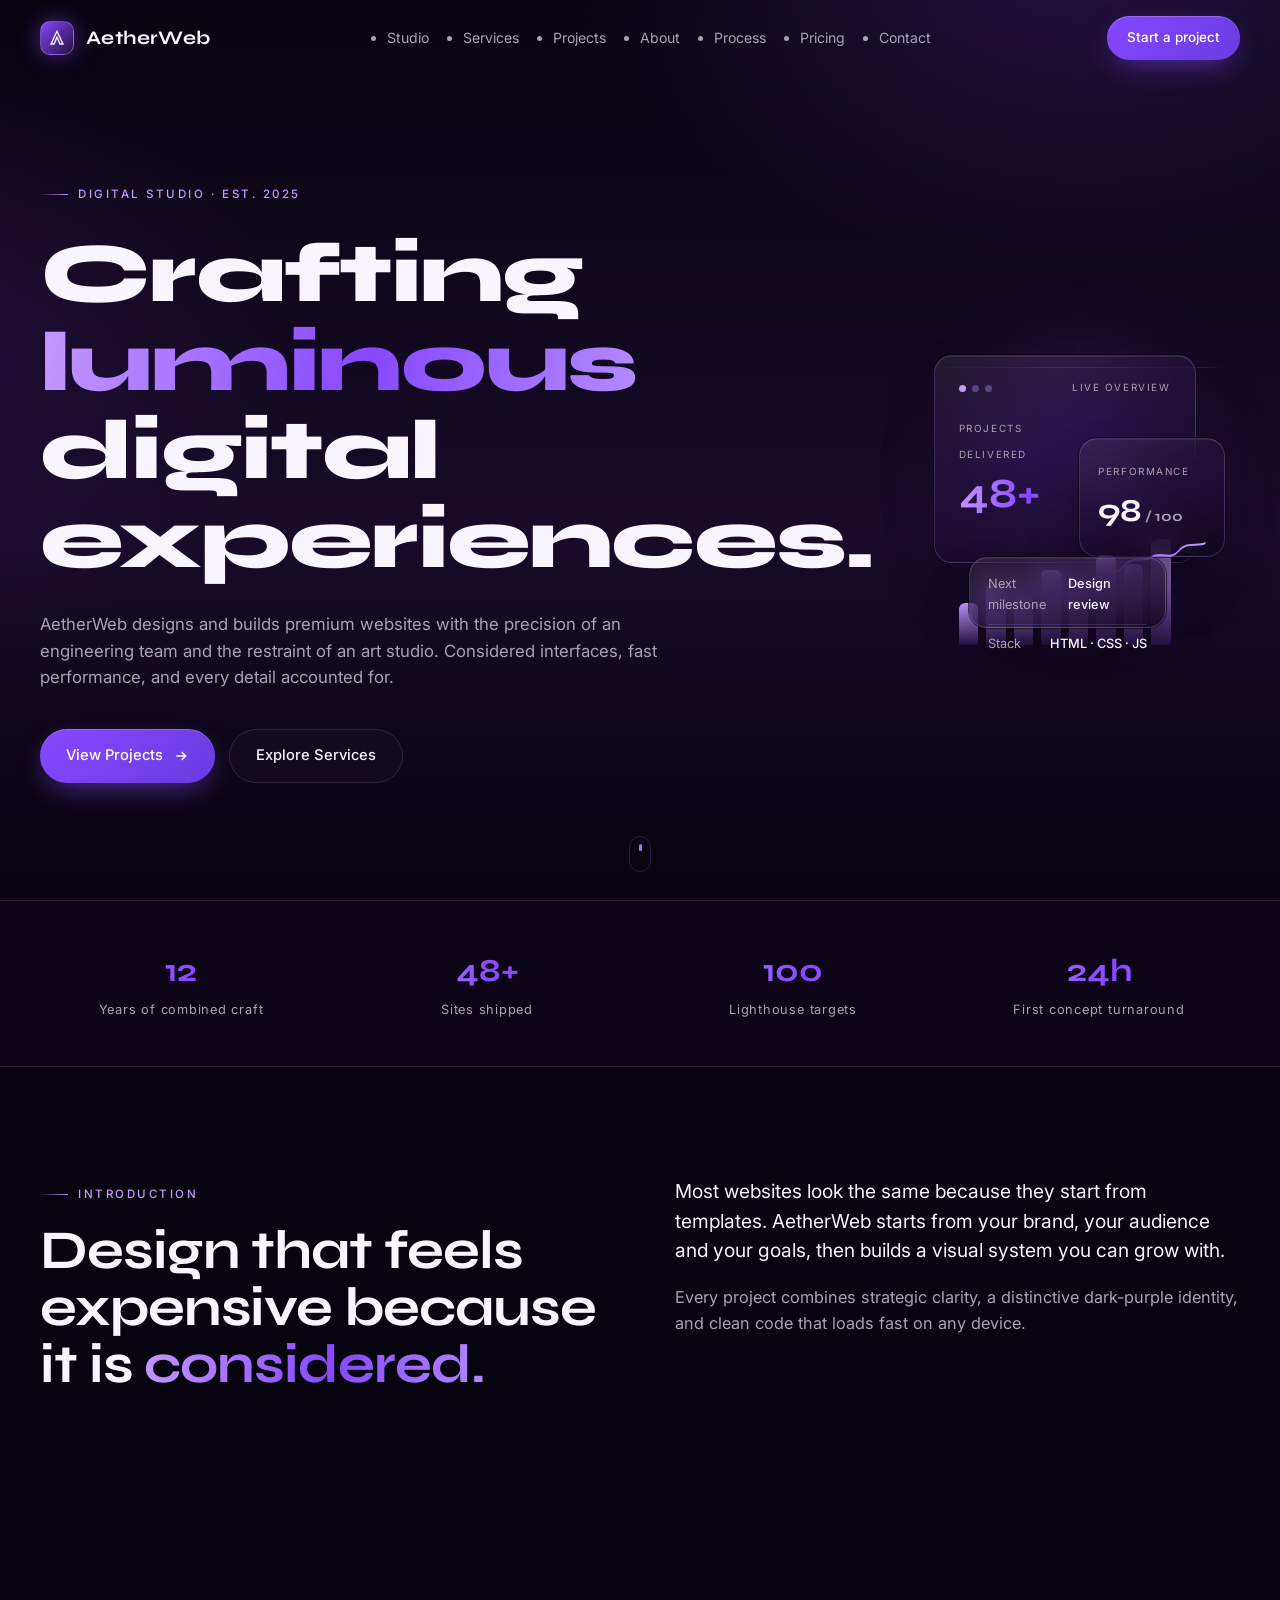
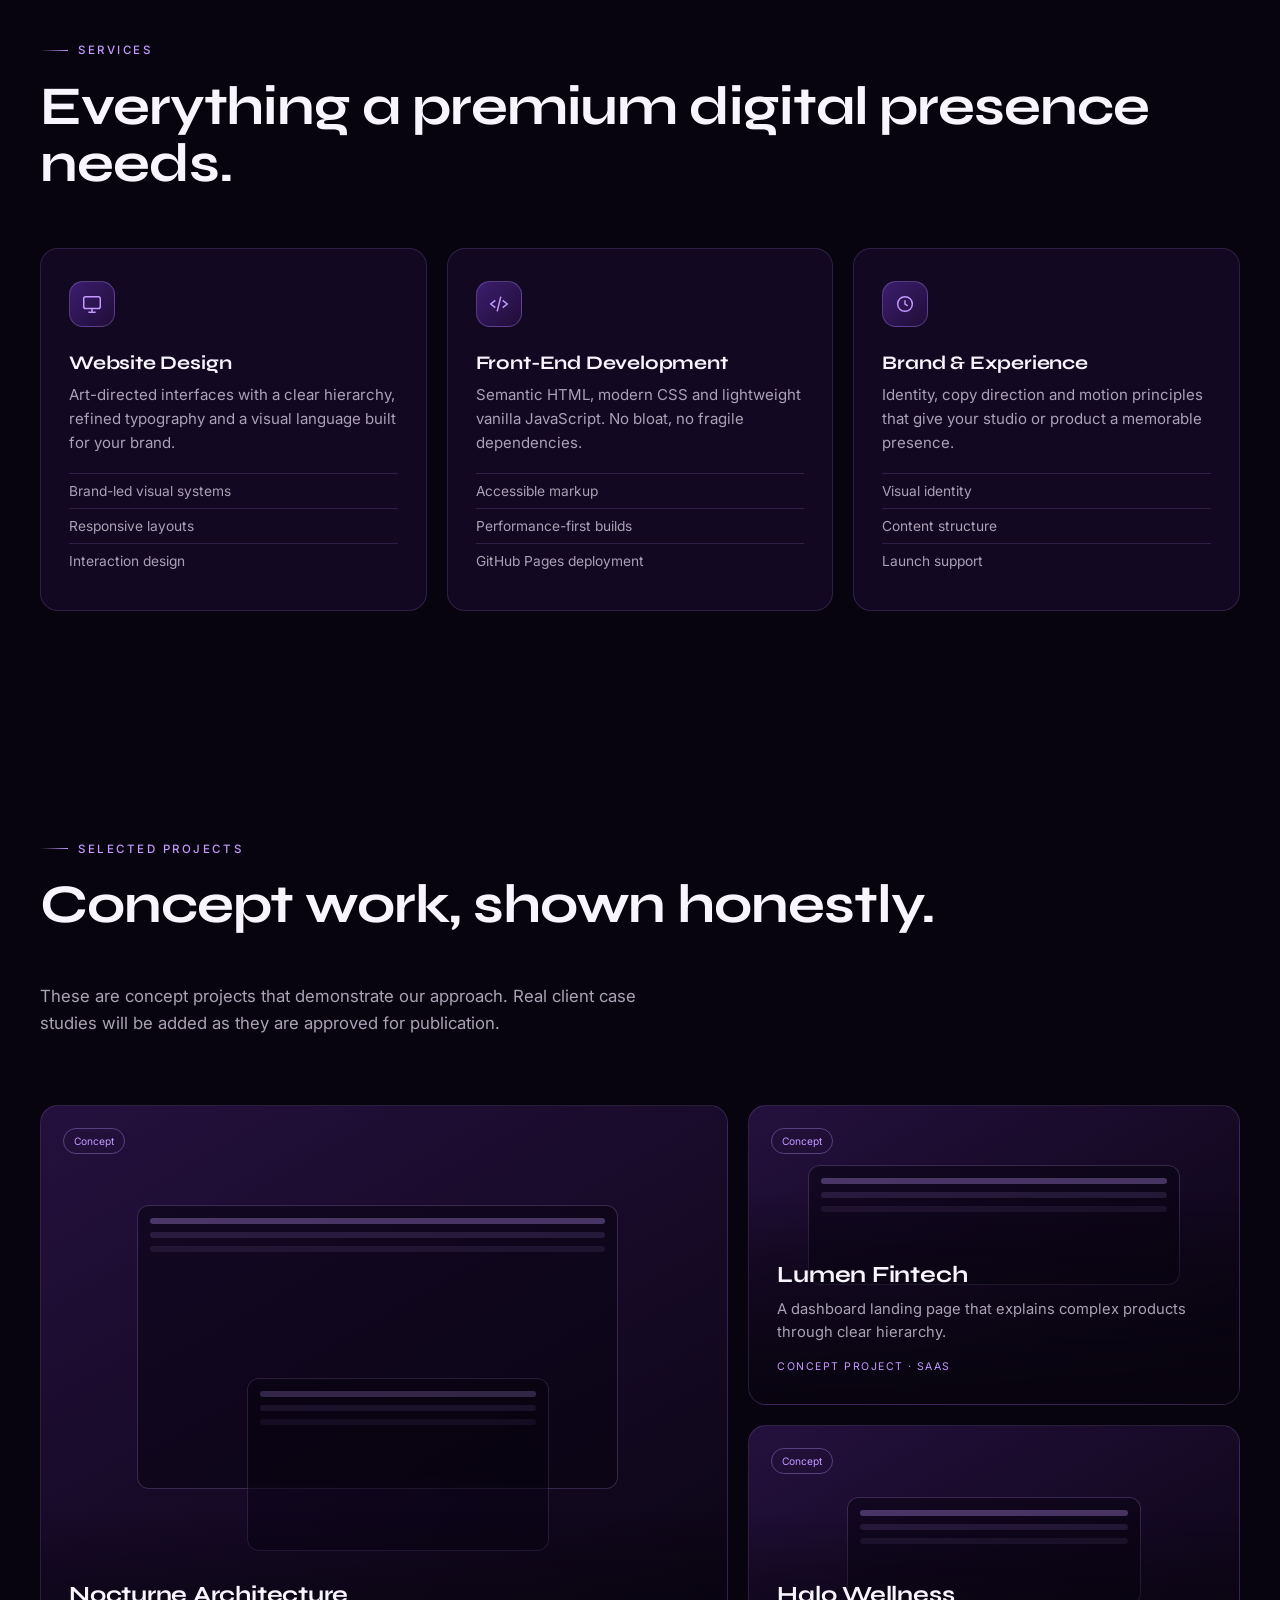
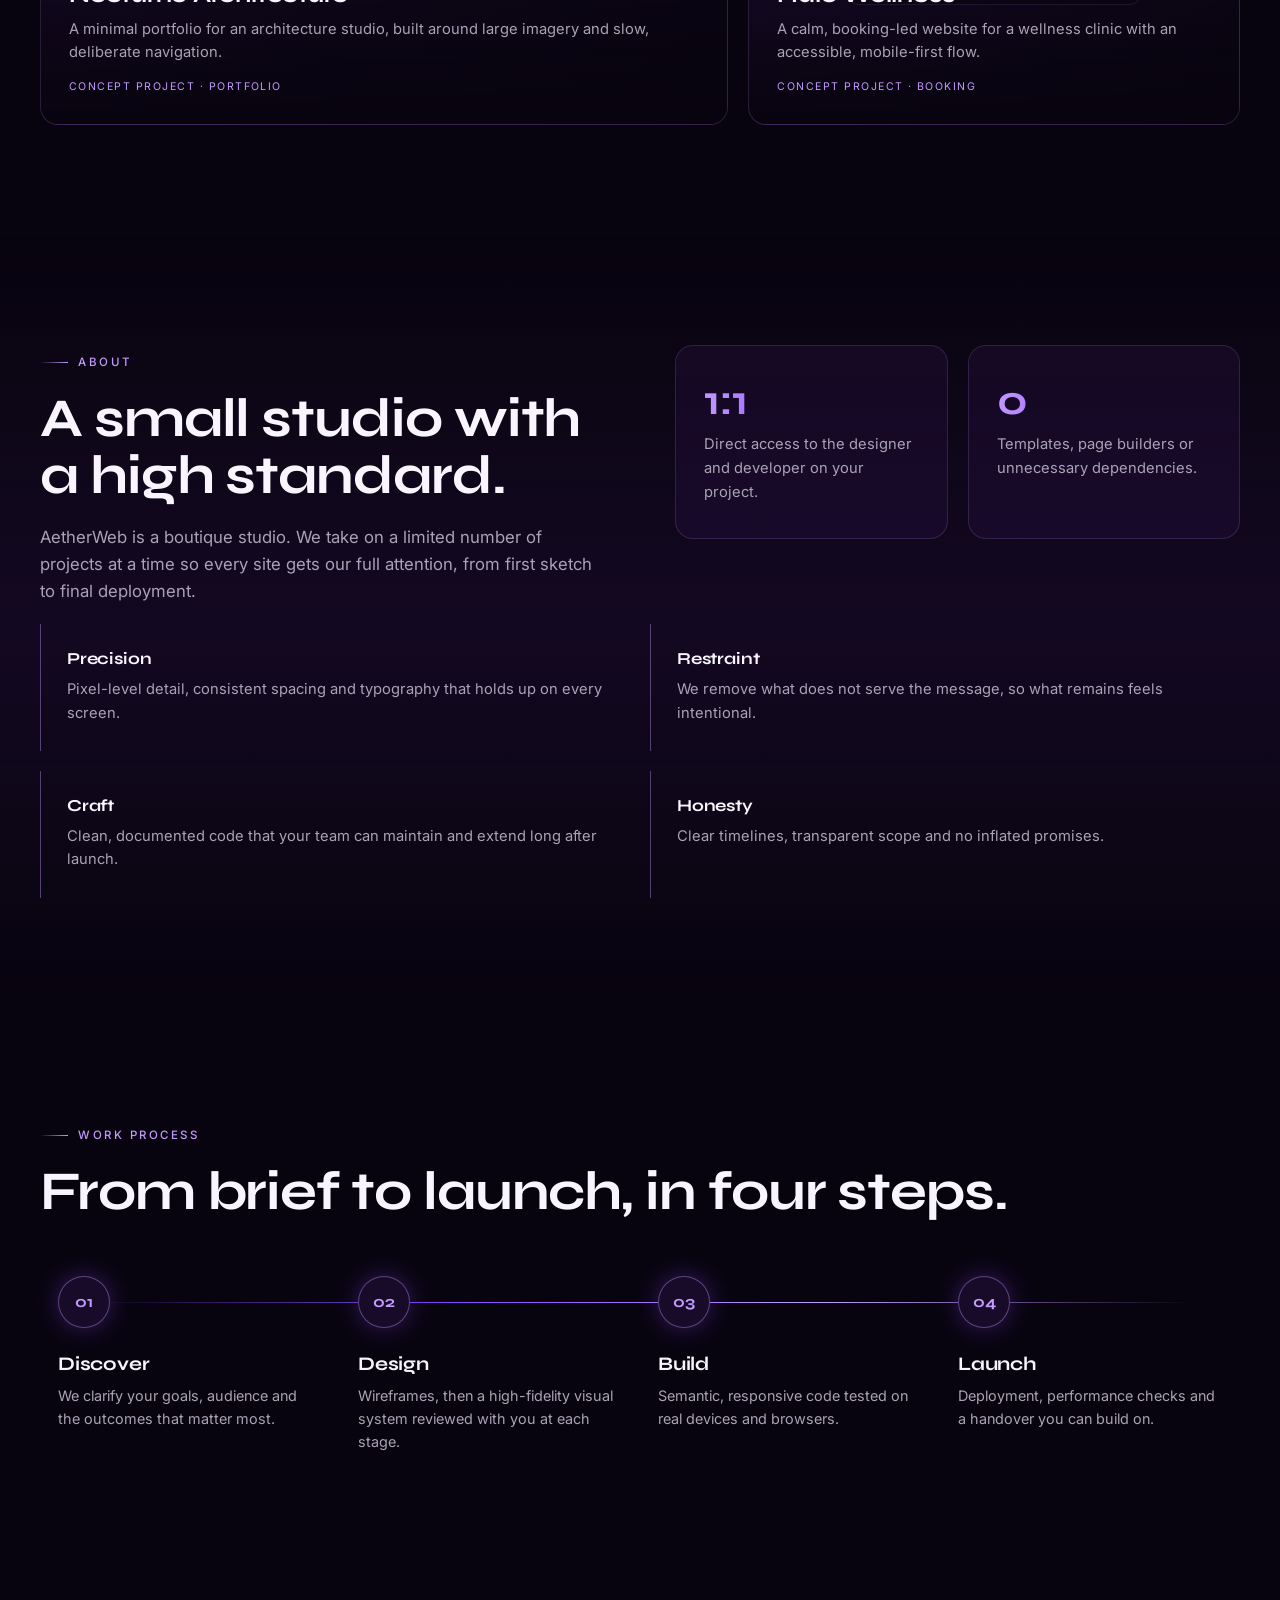
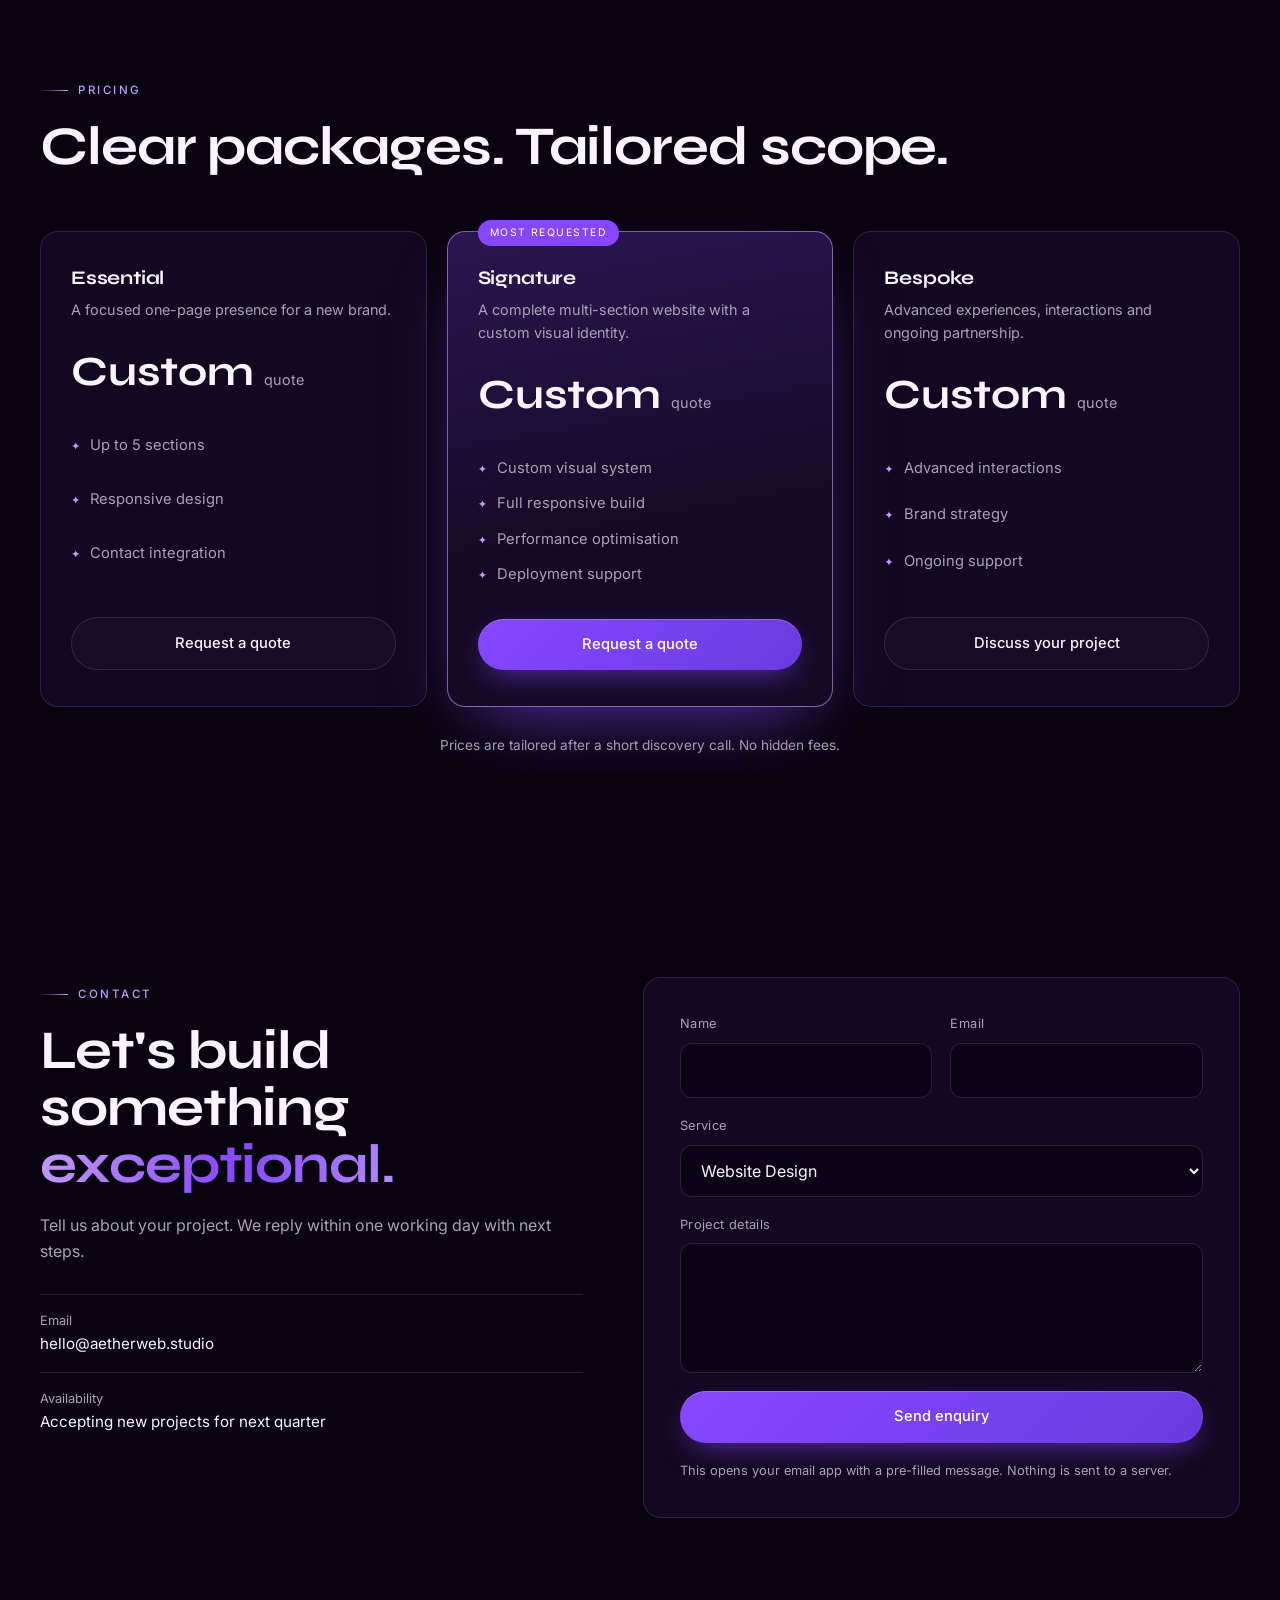
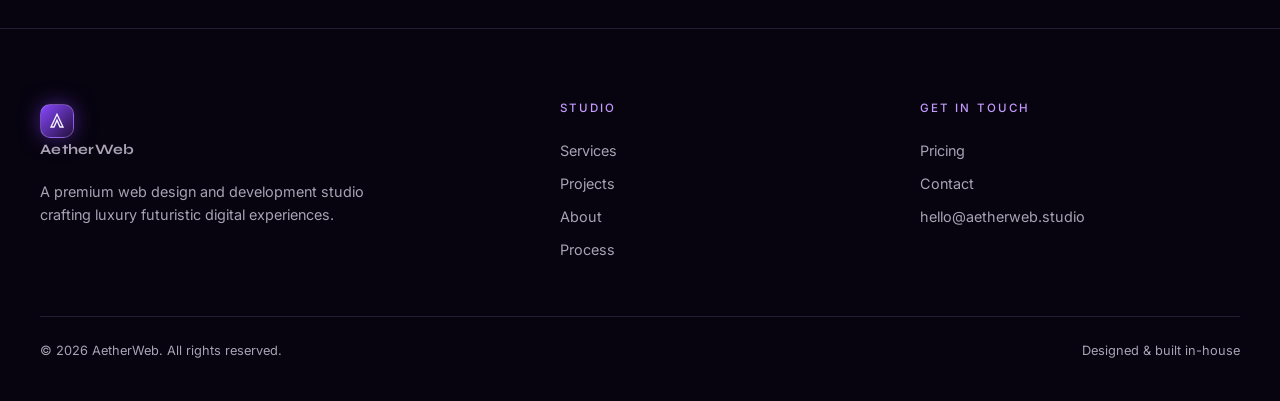
<file: index.html>
<!DOCTYPE html>
<html lang="en">
<head>
<meta charset="UTF-8">
<meta name="viewport" content="width=device-width, initial-scale=1, viewport-fit=cover">
<title>AetherWeb — Premium Web Design & Development Studio</title>
<meta name="description" content="AetherWeb is a premium web design and development studio crafting luxury futuristic digital experiences.">
<meta name="theme-color" content="#08040F">
<link rel="preconnect" href="https://fonts.googleapis.com">
<link rel="preconnect" href="https://fonts.gstatic.com" crossorigin>
<link href="https://fonts.googleapis.com/css2?family=Syne:wght@600;700;800&family=Inter:wght@300;400;500;600&display=swap" rel="stylesheet">
<style>
:root{
  --midnight:#08040F; --deep:#170B29; --violet:#24103D; --electric:#8747FF;
  --lavender:#C49AFF; --white:#F8F5FF; --muted:#AAA2B5;
  --line:rgba(196,154,255,.16); --glass:rgba(36,16,61,.42);
  --radius:18px; --wrap:1200px;
  --display:"Syne",system-ui,sans-serif; --body:"Inter",system-ui,sans-serif;
}
*,*::before,*::after{box-sizing:border-box;margin:0;padding:0}
html{scroll-behavior:smooth;scroll-padding-top:90px;-webkit-text-size-adjust:100%}
body{
  font-family:var(--body);color:var(--white);background:var(--midnight);
  line-height:1.6;overflow-x:hidden;-webkit-font-smoothing:antialiased;
}
body::before{ /* ambient background */
  content:"";position:fixed;inset:0;z-index:-1;pointer-events:none;
  background:
    radial-gradient(900px 600px at 85% -10%,rgba(135,71,255,.22),transparent 60%),
    radial-gradient(700px 500px at -10% 40%,rgba(36,16,61,.9),transparent 60%),
    linear-gradient(180deg,var(--midnight),var(--deep) 60%,var(--midnight));
}
img,svg{display:block;max-width:100%}
a{color:inherit;text-decoration:none}
button{font:inherit;cursor:pointer;border:0;background:none;color:inherit}
.wrap{width:min(var(--wrap),calc(100% - 40px));margin-inline:auto}
section{padding:110px 0;position:relative}
.eyebrow{
  display:inline-flex;align-items:center;gap:10px;font-size:.72rem;letter-spacing:.22em;
  text-transform:uppercase;color:var(--lavender);font-weight:500;
}
.eyebrow::before{content:"";width:28px;height:1px;background:linear-gradient(90deg,transparent,var(--lavender))}
h1,h2,h3{font-family:var(--display);line-height:1.05;letter-spacing:-.02em}
h2{font-size:clamp(2rem,4.4vw,3.4rem);margin:18px 0 20px}
h3{font-size:1.2rem;letter-spacing:-.01em;margin-bottom:10px}
p.lead{color:var(--muted);font-size:1.05rem;max-width:620px}
.grad{background:linear-gradient(100deg,var(--lavender) 0%,var(--electric) 55%,#b48bff 100%);
  -webkit-background-clip:text;background-clip:text;color:transparent}

/* Buttons */
.btn{
  display:inline-flex;align-items:center;justify-content:center;gap:10px;
  padding:14px 26px;border-radius:999px;font-size:.92rem;font-weight:500;
  transition:background .25s,border-color .25s,transform .25s,box-shadow .25s;
  min-height:48px;white-space:nowrap;
}
.btn-primary{background:linear-gradient(135deg,var(--electric),#6a3be0);color:#fff;
  box-shadow:0 10px 30px -10px rgba(135,71,255,.7),inset 0 1px 0 rgba(255,255,255,.2)}
.btn-primary:hover{transform:translateY(-2px);box-shadow:0 16px 40px -12px rgba(135,71,255,.9)}
.btn-ghost{border:1px solid var(--line);background:rgba(255,255,255,.02)}
.btn-ghost:hover{border-color:var(--lavender);background:rgba(196,154,255,.06)}
:focus-visible{outline:2px solid var(--lavender);outline-offset:3px;border-radius:6px}

/* Nav */
.nav{position:fixed;top:0;left:0;right:0;z-index:50;transition:background .3s,border-color .3s;
  border-bottom:1px solid transparent}
.nav.scrolled{background:rgba(8,4,15,.78);backdrop-filter:blur(14px);-webkit-backdrop-filter:blur(14px);border-color:var(--line)}
.nav .wrap{display:flex;align-items:center;justify-content:space-between;height:76px}
.logo{display:flex;align-items:center;gap:12px;font-family:var(--display);font-weight:700;font-size:1.2rem;letter-spacing:.02em}
.logo-mark{width:34px;height:34px;border-radius:10px;display:grid;place-items:center;
  background:linear-gradient(135deg,var(--electric),var(--violet));border:1px solid rgba(196,154,255,.4);
  box-shadow:0 0 24px -4px rgba(135,71,255,.8)}
.nav-links{display:flex;gap:34px;font-size:.88rem;color:var(--muted)}
.nav-links a{transition:color .2s;position:relative}
.nav-links a:hover{color:var(--white)}
.nav-cta{padding:11px 20px;font-size:.84rem;min-height:auto}
.menu-btn{display:none;width:44px;height:44px;border-radius:12px;border:1px solid var(--line);position:relative}
.menu-btn span{position:absolute;left:13px;right:13px;height:1.5px;background:var(--white);transition:.3s}
.menu-btn span:nth-child(1){top:17px}.menu-btn span:nth-child(2){top:22px}
.menu-btn[aria-expanded="true"] span:nth-child(1){transform:translateY(5px) rotate(45deg)}
.menu-btn[aria-expanded="true"] span:nth-child(2){transform:translateY(-5px) rotate(-45deg)}

/* Hero */
.hero{min-height:100svh;padding:150px 0 90px;display:flex;align-items:center}
.hero-grid{display:grid;grid-template-columns:1.05fr .95fr;gap:60px;align-items:center}
.hero h1{font-size:clamp(2.9rem,6.6vw,5.6rem);margin:26px 0 26px;font-weight:800}
.hero .lead{margin-bottom:38px}
.btn-row{display:flex;flex-wrap:wrap;gap:14px}
.scroll-cue{position:absolute;left:50%;bottom:28px;transform:translateX(-50%);width:22px;height:36px;
  border:1px solid var(--line);border-radius:12px;display:flex;justify-content:center;padding-top:7px}
.scroll-cue::after{content:"";width:3px;height:7px;border-radius:2px;background:var(--lavender);opacity:.8}

/* Hero interface composition */
.ui{position:relative;aspect-ratio:1/1.02;max-width:560px;width:100%;justify-self:end}
.ui::before{content:"";position:absolute;inset:-10%;z-index:-1;border-radius:50%;
  background:radial-gradient(circle,rgba(135,71,255,.35),transparent 65%);filter:blur(30px)}
.ui-grid{position:absolute;inset:0;border-radius:28px;
  background-image:linear-gradient(var(--line) 1px,transparent 1px),linear-gradient(90deg,var(--line) 1px,transparent 1px);
  background-size:36px 36px;mask-image:radial-gradient(circle at 50% 50%,#000 30%,transparent 75%);opacity:.6}
.panel{position:absolute;border-radius:var(--radius);padding:20px;
  background:linear-gradient(160deg,rgba(255,255,255,.07),rgba(36,16,61,.55) 45%,rgba(14,6,26,.8));
  border:1px solid rgba(196,154,255,.22);
  box-shadow:0 30px 60px -20px rgba(0,0,0,.7),0 0 0 1px rgba(8,4,15,.6),inset 0 1px 0 rgba(255,255,255,.08);
  backdrop-filter:blur(18px);-webkit-backdrop-filter:blur(18px)}
.panel-main{inset:8% 10% 22% 0;padding:24px}
.panel-side{right:0;top:36%;width:50%;height:40%;padding:18px}
.panel-base{left:12%;right:20%;bottom:0;height:24%;padding:16px 18px}
.panel-head{display:flex;justify-content:space-between;align-items:center;margin-bottom:18px}
.dots{display:flex;gap:6px}
.dots i{width:7px;height:7px;border-radius:50%;background:rgba(196,154,255,.35)}
.dots i:first-child{background:var(--lavender)}
.tag{font-size:.62rem;letter-spacing:.16em;text-transform:uppercase;color:var(--muted)}
.big-num{font-family:var(--display);font-size:clamp(1.8rem,3.4vw,2.6rem);font-weight:700;line-height:1}
.bars{display:flex;align-items:flex-end;gap:8px;height:110px;margin-top:20px}
.bars span{flex:1;border-radius:6px 6px 2px 2px;background:linear-gradient(180deg,var(--lavender),rgba(135,71,255,.15))}
.spark{height:44px;margin-top:14px}
.mini-row{display:flex;align-items:center;justify-content:space-between;font-size:.8rem;color:var(--muted);padding:9px 0;border-top:1px solid var(--line)}
.mini-row b{color:var(--white);font-weight:500}
.pill{font-size:.64rem;padding:4px 10px;border-radius:99px;border:1px solid rgba(196,154,255,.35);color:var(--lavender)}
.glow-line{position:absolute;height:1px;background:linear-gradient(90deg,transparent,var(--lavender),transparent);opacity:.7}

/* Intro strip */
.strip{padding:44px 0;border-block:1px solid var(--line);background:rgba(23,11,41,.35)}
.strip-grid{display:grid;grid-template-columns:repeat(4,1fr);gap:24px;text-align:center}
.strip-grid strong{display:block;font-family:var(--display);font-size:2rem;font-weight:700}
.strip-grid span{font-size:.8rem;color:var(--muted);letter-spacing:.06em}

/* Intro */
.intro-grid{display:grid;grid-template-columns:1fr 1fr;gap:70px;align-items:start}
.intro-body p{color:var(--muted);margin-bottom:18px;font-size:1.02rem}
.intro-body p:first-child{color:var(--white);font-size:1.2rem;line-height:1.55}

/* Services */
.cards{display:grid;grid-template-columns:repeat(3,1fr);gap:20px;margin-top:56px}
.card{padding:32px 28px;border-radius:var(--radius);position:relative;overflow:hidden;
  background:var(--glass);border:1px solid var(--line);transition:border-color .3s,transform .3s}
.card:hover{border-color:rgba(196,154,255,.45);transform:translateY(-4px)}
.card-icon{width:46px;height:46px;border-radius:14px;display:grid;place-items:center;margin-bottom:26px;
  background:linear-gradient(135deg,rgba(135,71,255,.35),rgba(36,16,61,.8));border:1px solid rgba(196,154,255,.3)}
.card-icon svg{width:22px;height:22px;stroke:var(--lavender);fill:none;stroke-width:1.6}
.card p{color:var(--muted);font-size:.94rem}
.card ul{list-style:none;margin-top:18px;font-size:.86rem;color:var(--muted)}
.card li{padding:6px 0;border-top:1px solid var(--line)}

/* Projects */
.proj-head{display:flex;justify-content:space-between;align-items:end;gap:30px;flex-wrap:wrap}
.projects{display:grid;grid-template-columns:1.4fr 1fr;grid-template-rows:auto auto;gap:20px;margin-top:56px}
.proj{position:relative;border-radius:var(--radius);overflow:hidden;border:1px solid var(--line);min-height:300px;
  background:linear-gradient(150deg,var(--violet),var(--midnight));padding:28px;display:flex;flex-direction:column;justify-content:flex-end;
  transition:border-color .3s}
.proj:hover{border-color:rgba(196,154,255,.45)}
.proj:first-child{grid-row:span 2;min-height:620px}
.proj-art{position:absolute;inset:0;opacity:.9}
.proj-art .win{position:absolute;border-radius:12px;border:1px solid rgba(196,154,255,.25);background:rgba(8,4,15,.55);backdrop-filter:blur(6px)}
.proj-art .win::before{content:"";position:absolute;left:12px;right:12px;top:12px;height:6px;border-radius:4px;background:rgba(196,154,255,.35);box-shadow:0 14px 0 rgba(196,154,255,.15),0 28px 0 rgba(196,154,255,.1)}
.proj-tag{position:absolute;top:22px;left:22px;z-index:1}
.proj-body{position:relative;z-index:1;background:linear-gradient(0deg,rgba(8,4,15,.95),rgba(8,4,15,.4) 70%,transparent);margin:-28px;padding:28px;padding-top:70px}
.proj h3{font-size:1.45rem}
.proj p{color:var(--muted);font-size:.92rem;margin-top:6px}
.concept{font-size:.66rem;letter-spacing:.14em;text-transform:uppercase;color:var(--lavender);margin-top:14px;display:block}

/* About */
.about{background:linear-gradient(180deg,transparent,rgba(36,16,61,.4),transparent)}
.about-grid{display:grid;grid-template-columns:1fr 1fr;gap:20px}
.stat{padding:34px 28px;border-radius:var(--radius);background:var(--glass);border:1px solid var(--line)}
.stat .big-num{margin-bottom:12px}
.stat p{color:var(--muted);font-size:.92rem}
.values{display:grid;grid-template-columns:repeat(2,1fr);gap:20px;margin-top:20px}
.value{padding:26px;border-left:1px solid rgba(196,154,255,.4)}
.value h3{font-size:1.05rem}
.value p{color:var(--muted);font-size:.92rem}

/* Process */
.steps{display:grid;grid-template-columns:repeat(4,1fr);gap:0;margin-top:56px;position:relative}
.steps::before{content:"";position:absolute;top:26px;left:4%;right:4%;height:1px;background:linear-gradient(90deg,transparent,var(--electric),var(--lavender),transparent)}
.step{padding:0 18px;position:relative}
.step-num{width:52px;height:52px;border-radius:50%;display:grid;place-items:center;margin-bottom:26px;
  background:var(--deep);border:1px solid rgba(196,154,255,.4);font-family:var(--display);font-weight:700;color:var(--lavender);position:relative;z-index:1;
  box-shadow:0 0 30px -6px rgba(135,71,255,.6)}
.step p{color:var(--muted);font-size:.9rem;margin-top:8px}

/* Pricing */
.plans{display:grid;grid-template-columns:repeat(3,1fr);gap:20px;margin-top:56px;align-items:stretch}
.plan{padding:36px 30px;border-radius:var(--radius);background:var(--glass);border:1px solid var(--line);display:flex;flex-direction:column}
.plan.featured{background:linear-gradient(170deg,rgba(135,71,255,.28),rgba(23,11,41,.9) 60%);border-color:rgba(196,154,255,.6);
  box-shadow:0 30px 70px -30px rgba(135,71,255,.7);position:relative}
.plan .badge{position:absolute;top:-12px;left:30px;font-size:.65rem;letter-spacing:.14em;text-transform:uppercase;
  padding:5px 12px;border-radius:99px;background:var(--electric);color:#fff}
.price{font-family:var(--display);font-size:2.6rem;font-weight:700;margin:18px 0 4px}
.price small{font-size:.9rem;color:var(--muted);font-family:var(--body);font-weight:400}
.plan>p{color:var(--muted);font-size:.9rem}
.plan ul{list-style:none;margin:24px 0 32px;display:grid;gap:12px;font-size:.92rem;color:var(--muted);flex:1}
.plan li::before{content:"✦";color:var(--lavender);margin-right:10px;font-size:.7rem}
.plan .btn{width:100%}
.note{margin-top:28px;font-size:.85rem;color:var(--muted);text-align:center}

/* Contact */
.contact-grid{display:grid;grid-template-columns:1fr 1.1fr;gap:60px;align-items:start}
.contact-info p{color:var(--muted);margin:16px 0 30px}
.info-row{display:flex;gap:14px;align-items:center;padding:16px 0;border-top:1px solid var(--line);font-size:.95rem}
.info-row span{color:var(--muted);font-size:.8rem;display:block}
form.form{padding:36px;border-radius:var(--radius);background:var(--glass);border:1px solid var(--line);display:grid;gap:18px}
.field{display:grid;gap:8px}
.field label{font-size:.8rem;color:var(--muted);letter-spacing:.03em}
.field input,.field select,.field textarea{
  font:inherit;color:var(--white);background:rgba(8,4,15,.6);border:1px solid var(--line);
  border-radius:12px;padding:14px 16px;min-height:50px;width:100%;transition:border-color .2s,box-shadow .2s}
.field textarea{min-height:130px;resize:vertical}
.field select option{background:var(--deep)}
.field input:focus,.field select:focus,.field textarea:focus{outline:none;border-color:var(--lavender);box-shadow:0 0 0 4px rgba(135,71,255,.18)}
.form-grid{display:grid;grid-template-columns:1fr 1fr;gap:18px}
.form-note{font-size:.8rem;color:var(--muted)}
.error{border-color:#ff7a9c !important}

/* Footer */
footer{padding:70px 0 40px;border-top:1px solid var(--line);background:rgba(8,4,15,.6)}
.foot-grid{display:grid;grid-template-columns:1.5fr 1fr 1fr;gap:40px}
.foot-grid p{color:var(--muted);font-size:.9rem;margin-top:14px;max-width:340px}
.foot-grid h4{font-size:.72rem;letter-spacing:.18em;text-transform:uppercase;color:var(--lavender);margin-bottom:16px;font-weight:500}
.foot-grid a{display:block;color:var(--muted);font-size:.9rem;padding:5px 0;transition:color .2s}
.foot-grid a:hover{color:var(--white)}
.legal{margin-top:50px;padding-top:24px;border-top:1px solid var(--line);display:flex;justify-content:space-between;gap:20px;flex-wrap:wrap;font-size:.8rem;color:var(--muted)}

/* Reveal (restrained) */
.reveal{opacity:0;transform:translateY(18px);transition:opacity .8s ease,transform .8s ease}
.reveal.in{opacity:1;transform:none}
@media (prefers-reduced-motion:reduce){*{transition:none!important;animation:none!important;scroll-behavior:auto!important}.reveal{opacity:1;transform:none}}

/* Responsive */
@media (max-width:980px){
  .hero-grid,.intro-grid,.contact-grid{grid-template-columns:1fr;gap:50px}
  .ui{justify-self:center;max-width:520px}
  .cards,.plans{grid-template-columns:1fr 1fr}
  .plans .plan:last-child{grid-column:span 2}
  .projects{grid-template-columns:1fr}
  .proj:first-child{grid-row:auto;min-height:420px}
  .steps{grid-template-columns:1fr 1fr;row-gap:44px}
  .steps::before{display:none}
  .strip-grid{grid-template-columns:repeat(2,1fr)}
}
@media (max-width:760px){
  section{padding:84px 0}
  .nav-links{position:fixed;inset:76px 0 auto 0;flex-direction:column;gap:0;background:rgba(8,4,15,.97);
    backdrop-filter:blur(16px);padding:10px 20px 24px;border-bottom:1px solid var(--line);
    transform:translateY(-8px);opacity:0;pointer-events:none;transition:.3s}
  .nav-links.open{opacity:1;transform:none;pointer-events:auto}
  .nav-links a{padding:16px 4px;border-bottom:1px solid var(--line);font-size:1rem;color:var(--white)}
  .nav-cta{display:none}
  .menu-btn{display:block}
  .hero{padding:120px 0 80px;min-height:auto}
  .hero h1{font-size:clamp(2.5rem,12vw,3.4rem)}
  .btn-row .btn{flex:1 1 100%}
  .ui{aspect-ratio:auto;height:440px}
  .panel-main{inset:0 6% 30% 0}
  .panel-side{width:54%;top:auto;bottom:6%;height:44%}
  .panel-base{display:none}
  .cards,.plans,.about-grid,.values,.form-grid{grid-template-columns:1fr}
  .plans .plan:last-child{grid-column:auto}
  .steps{grid-template-columns:1fr}
  .step{padding:0 0 0 0}
  .foot-grid{grid-template-columns:1fr 1fr}
  .foot-grid>div:first-child{grid-column:span 2}
  form.form{padding:26px}
  .scroll-cue{display:none}
}
@media (max-width:420px){
  .wrap{width:calc(100% - 32px)}
  .strip-grid strong{font-size:1.6rem}
  .foot-grid{grid-template-columns:1fr}
  .foot-grid>div:first-child{grid-column:auto}
  .proj:first-child{min-height:380px}
}
</style>
</head>
<body>

<header class="nav" id="nav">
  <div class="wrap">
    <a href="#top" class="logo" aria-label="AetherWeb home">
      <span class="logo-mark" aria-hidden="true">
        <svg width="18" height="18" viewBox="0 0 24 24" fill="none" stroke="#F8F5FF" stroke-width="1.8"><path d="M12 3 4 20h4l4-9 4 9h4L12 3z"/></svg>
      </span>
      AetherWeb
    </a>
    <nav>
      <ul class="nav-links" id="navLinks">
        <li><a href="#intro">Studio</a></li>
        <li><a href="#services">Services</a></li>
        <li><a href="#projects">Projects</a></li>
        <li><a href="#about">About</a></li>
        <li><a href="#process">Process</a></li>
        <li><a href="#pricing">Pricing</a></li>
        <li><a href="#contact">Contact</a></li>
      </ul>
    </nav>
    <a href="#contact" class="btn btn-primary nav-cta">Start a project</a>
    <button class="menu-btn" id="menuBtn" aria-label="Open menu" aria-expanded="false" aria-controls="navLinks"><span></span><span></span></button>
  </div>
</header>

<main id="top">

<!-- HERO -->
<section class="hero">
  <div class="wrap hero-grid">
    <div>
      <span class="eyebrow">Digital Studio · Est. 2025</span>
      <h1>Crafting <span class="grad">luminous</span> digital experiences.</h1>
      <p class="lead">AetherWeb designs and builds premium websites with the precision of an engineering team and the restraint of an art studio. Considered interfaces, fast performance, and every detail accounted for.</p>
      <div class="btn-row">
        <a href="#projects" class="btn btn-primary">View Projects
          <svg width="16" height="16" viewBox="0 0 24 24" fill="none" stroke="currentColor" stroke-width="2"><path d="M5 12h14M13 6l6 6-6 6"/></svg></a>
        <a href="#services" class="btn btn-ghost">Explore Services</a>
      </div>
    </div>

    <div class="ui" aria-hidden="true">
      <div class="ui-grid"></div>
      <div class="glow-line" style="top:12%;left:0;right:0"></div>

      <div class="panel panel-main">
        <div class="panel-head">
          <div class="dots"><i></i><i></i><i></i></div>
          <span class="tag">Live Overview</span>
        </div>
        <div style="display:flex;justify-content:space-between;align-items:flex-end;gap:12px">
          <div>
            <span class="tag">Projects delivered</span>
            <div class="big-num grad" style="margin-top:8px">48+</div>
          </div>
          <span class="pill">Q4 · Active</span>
        </div>
        <div class="bars">
          <span style="height:38%"></span><span style="height:55%"></span><span style="height:46%"></span>
          <span style="height:68%"></span><span style="height:58%"></span><span style="height:82%"></span>
          <span style="height:74%"></span><span style="height:96%"></span>
        </div>
      </div>

      <div class="panel panel-side">
        <span class="tag">Performance</span>
        <div class="big-num" style="font-size:2rem;margin-top:12px">98<span style="font-size:.9rem;color:var(--muted)"> / 100</span></div>
        <svg class="spark" viewBox="0 0 200 44" preserveAspectRatio="none">
          <defs><linearGradient id="sg" x1="0" x2="1"><stop offset="0" stop-color="#8747FF"/><stop offset="1" stop-color="#C49AFF"/></linearGradient></defs>
          <path d="M0 36 C 20 30, 35 34, 50 24 S 85 22, 100 16 S 135 20, 150 10 S 185 6, 200 2" fill="none" stroke="url(#sg)" stroke-width="2"/>
        </svg>
      </div>

      <div class="panel panel-base">
        <div class="mini-row" style="border-top:0;padding-top:0"><span>Next milestone</span><b>Design review</b></div>
        <div class="mini-row"><span>Stack</span><b>HTML · CSS · JS</b></div>
      </div>
    </div>
  </div>
  <a href="#intro" class="scroll-cue" aria-label="Scroll to introduction"></a>
</section>

<!-- STRIP -->
<div class="strip">
  <div class="wrap strip-grid">
    <div><strong class="grad">12</strong><span>Years of combined craft</span></div>
    <div><strong class="grad">48+</strong><span>Sites shipped</span></div>
    <div><strong class="grad">100</strong><span>Lighthouse targets</span></div>
    <div><strong class="grad">24h</strong><span>First concept turnaround</span></div>
  </div>
</div>

<!-- INTRO -->
<section id="intro">
  <div class="wrap intro-grid">
    <div class="reveal">
      <span class="eyebrow">Introduction</span>
      <h2>Design that feels expensive because it is <span class="grad">considered.</span></h2>
    </div>
    <div class="intro-body reveal">
      <p>Most websites look the same because they start from templates. AetherWeb starts from your brand, your audience and your goals, then builds a visual system you can grow with.</p>
      <p>Every project combines strategic clarity, a distinctive dark-purple identity, and clean code that loads fast on any device.</p>
    </div>
  </div>
</section>

<!-- SERVICES -->
<section id="services">
  <div class="wrap">
    <span class="eyebrow reveal">Services</span>
    <h2 class="reveal">Everything a premium digital presence needs.</h2>
    <div class="cards">
      <article class="card reveal">
        <div class="card-icon"><svg viewBox="0 0 24 24"><rect x="3" y="4" width="18" height="13" rx="2"/><path d="M8 21h8M12 17v4"/></svg></div>
        <h3>Website Design</h3>
        <p>Art-directed interfaces with a clear hierarchy, refined typography and a visual language built for your brand.</p>
        <ul><li>Brand-led visual systems</li><li>Responsive layouts</li><li>Interaction design</li></ul>
      </article>
      <article class="card reveal">
        <div class="card-icon"><svg viewBox="0 0 24 24"><path d="M8 8 3 12l5 4M16 8l5 4-5 4M14 4l-4 16"/></svg></div>
        <h3>Front-End Development</h3>
        <p>Semantic HTML, modern CSS and lightweight vanilla JavaScript. No bloat, no fragile dependencies.</p>
        <ul><li>Accessible markup</li><li>Performance-first builds</li><li>GitHub Pages deployment</li></ul>
      </article>
      <article class="card reveal">
        <div class="card-icon"><svg viewBox="0 0 24 24"><circle cx="12" cy="12" r="8"/><path d="M12 8v4l3 2"/></svg></div>
        <h3>Brand & Experience</h3>
        <p>Identity, copy direction and motion principles that give your studio or product a memorable presence.</p>
        <ul><li>Visual identity</li><li>Content structure</li><li>Launch support</li></ul>
      </article>
    </div>
  </div>
</section>

<!-- PROJECTS -->
<section id="projects">
  <div class="wrap">
    <div class="proj-head">
      <div class="reveal">
        <span class="eyebrow">Selected Projects</span>
        <h2>Concept work, shown honestly.</h2>
      </div>
      <p class="lead reveal" style="margin-bottom:12px">These are concept projects that demonstrate our approach. Real client case studies will be added as they are approved for publication.</p>
    </div>
    <div class="projects">
      <article class="proj reveal">
        <div class="proj-art" aria-hidden="true">
          <div class="win" style="left:14%;top:16%;width:70%;height:46%"></div>
          <div class="win" style="left:30%;top:44%;width:44%;height:28%;opacity:.7"></div>
        </div>
        <span class="pill proj-tag">Concept</span>
        <div class="proj-body">
          <h3>Nocturne Architecture</h3>
          <p>A minimal portfolio for an architecture studio, built around large imagery and slow, deliberate navigation.</p>
          <span class="concept">Concept project · Portfolio</span>
        </div>
      </article>
      <article class="proj reveal">
        <div class="proj-art" aria-hidden="true"><div class="win" style="left:12%;top:20%;width:76%;height:40%"></div></div>
        <span class="pill proj-tag">Concept</span>
        <div class="proj-body">
          <h3>Lumen Fintech</h3>
          <p>A dashboard landing page that explains complex products through clear hierarchy.</p>
          <span class="concept">Concept project · SaaS</span>
        </div>
      </article>
      <article class="proj reveal">
        <div class="proj-art" aria-hidden="true"><div class="win" style="left:20%;top:24%;width:60%;height:36%"></div></div>
        <span class="pill proj-tag">Concept</span>
        <div class="proj-body">
          <h3>Halo Wellness</h3>
          <p>A calm, booking-led website for a wellness clinic with an accessible, mobile-first flow.</p>
          <span class="concept">Concept project · Booking</span>
        </div>
      </article>
    </div>
  </div>
</section>

<!-- ABOUT -->
<section id="about" class="about">
  <div class="wrap">
    <div class="intro-grid">
      <div class="reveal">
        <span class="eyebrow">About</span>
        <h2>A small studio with a high standard.</h2>
        <p class="lead">AetherWeb is a boutique studio. We take on a limited number of projects at a time so every site gets our full attention, from first sketch to final deployment.</p>
      </div>
      <div class="about-grid reveal">
        <div class="stat"><div class="big-num grad">1:1</div><p>Direct access to the designer and developer on your project.</p></div>
        <div class="stat"><div class="big-num grad">0</div><p>Templates, page builders or unnecessary dependencies.</p></div>
      </div>
    </div>
    <div class="values">
      <div class="value reveal"><h3>Precision</h3><p>Pixel-level detail, consistent spacing and typography that holds up on every screen.</p></div>
      <div class="value reveal"><h3>Restraint</h3><p>We remove what does not serve the message, so what remains feels intentional.</p></div>
      <div class="value reveal"><h3>Craft</h3><p>Clean, documented code that your team can maintain and extend long after launch.</p></div>
      <div class="value reveal"><h3>Honesty</h3><p>Clear timelines, transparent scope and no inflated promises.</p></div>
    </div>
  </div>
</section>

<!-- PROCESS -->
<section id="process">
  <div class="wrap">
    <span class="eyebrow reveal">Work Process</span>
    <h2 class="reveal">From brief to launch, in four steps.</h2>
    <div class="steps">
      <div class="step reveal"><div class="step-num">01</div><h3>Discover</h3><p>We clarify your goals, audience and the outcomes that matter most.</p></div>
      <div class="step reveal"><div class="step-num">02</div><h3>Design</h3><p>Wireframes, then a high-fidelity visual system reviewed with you at each stage.</p></div>
      <div class="step reveal"><div class="step-num">03</div><h3>Build</h3><p>Semantic, responsive code tested on real devices and browsers.</p></div>
      <div class="step reveal"><div class="step-num">04</div><h3>Launch</h3><p>Deployment, performance checks and a handover you can build on.</p></div>
    </div>
  </div>
</section>

<!-- PRICING -->
<section id="pricing">
  <div class="wrap">
    <span class="eyebrow reveal">Pricing</span>
    <h2 class="reveal">Clear packages. Tailored scope.</h2>
    <div class="plans">
      <article class="plan reveal">
        <h3>Essential</h3>
        <p>A focused one-page presence for a new brand.</p>
        <div class="price">Custom <small>quote</small></div>
        <ul><li>Up to 5 sections</li><li>Responsive design</li><li>Contact integration</li></ul>
        <a href="#contact" class="btn btn-ghost">Request a quote</a>
      </article>
      <article class="plan featured reveal">
        <span class="badge">Most requested</span>
        <h3>Signature</h3>
        <p>A complete multi-section website with a custom visual identity.</p>
        <div class="price">Custom <small>quote</small></div>
        <ul><li>Custom visual system</li><li>Full responsive build</li><li>Performance optimisation</li><li>Deployment support</li></ul>
        <a href="#contact" class="btn btn-primary">Request a quote</a>
      </article>
      <article class="plan reveal">
        <h3>Bespoke</h3>
        <p>Advanced experiences, interactions and ongoing partnership.</p>
        <div class="price">Custom <small>quote</small></div>
        <ul><li>Advanced interactions</li><li>Brand strategy</li><li>Ongoing support</li></ul>
        <a href="#contact" class="btn btn-ghost">Discuss your project</a>
      </article>
    </div>
    <p class="note">Prices are tailored after a short discovery call. No hidden fees.</p>
  </div>
</section>

<!-- CONTACT -->
<section id="contact">
  <div class="wrap contact-grid">
    <div class="contact-info reveal">
      <span class="eyebrow">Contact</span>
      <h2>Let's build something <span class="grad">exceptional.</span></h2>
      <p>Tell us about your project. We reply within one working day with next steps.</p>
      <div class="info-row"><div><span>Email</span>hello@aetherweb.studio</div></div>
      <div class="info-row"><div><span>Availability</span>Accepting new projects for next quarter</div></div>
    </div>

    <form class="form reveal" id="contactForm" novalidate>
      <div class="form-grid">
        <div class="field"><label for="name">Name</label><input id="name" name="name" autocomplete="name" required></div>
        <div class="field"><label for="email">Email</label><input id="email" name="email" type="email" autocomplete="email" required></div>
      </div>
      <div class="field">
        <label for="service">Service</label>
        <select id="service" name="service">
          <option>Website Design</option>
          <option>Front-End Development</option>
          <option>Brand & Experience</option>
          <option>Not sure yet</option>
        </select>
      </div>
      <div class="field"><label for="message">Project details</label><textarea id="message" name="message" required></textarea></div>
      <button class="btn btn-primary" type="submit">Send enquiry</button>
      <p class="form-note">This opens your email app with a pre-filled message. Nothing is sent to a server.</p>
    </form>
  </div>
</section>

</main>

<footer>
  <div class="wrap">
    <div class="foot-grid">
      <div>
        <a href="#top" class="logo">
          <span class="logo-mark" aria-hidden="true"><svg width="18" height="18" viewBox="0 0 24 24" fill="none" stroke="#F8F5FF" stroke-width="1.8"><path d="M12 3 4 20h4l4-9 4 9h4L12 3z"/></svg></span>
          AetherWeb
        </a>
        <p>A premium web design and development studio crafting luxury futuristic digital experiences.</p>
      </div>
      <div>
        <h4>Studio</h4>
        <a href="#services">Services</a><a href="#projects">Projects</a><a href="#about">About</a><a href="#process">Process</a>
      </div>
      <div>
        <h4>Get in touch</h4>
        <a href="#pricing">Pricing</a><a href="#contact">Contact</a><a href="mailto:hello@aetherweb.studio">hello@aetherweb.studio</a>
      </div>
    </div>
    <div class="legal"><span>© <span id="year"></span> AetherWeb. All rights reserved.</span><span>Designed &amp; built in-house</span></div>
  </div>
</footer>

<script>
(function () {
  // Sticky nav background
  var nav = document.getElementById('nav');
  function onScroll() { nav.classList.toggle('scrolled', window.scrollY > 20); }
  window.addEventListener('scroll', onScroll, { passive: true });
  onScroll();

  // Mobile menu
  var btn = document.getElementById('menuBtn');
  var links = document.getElementById('navLinks');
  function setMenu(open) {
    links.classList.toggle('open', open);
    btn.setAttribute('aria-expanded', String(open));
    btn.setAttribute('aria-label', open ? 'Close menu' : 'Open menu');
  }
  btn.addEventListener('click', function () { setMenu(!links.classList.contains('open')); });
  links.querySelectorAll('a').forEach(function (a) { a.addEventListener('click', function () { setMenu(false); }); });
  document.addEventListener('keydown', function (e) { if (e.key === 'Escape') setMenu(false); });

  // Restrained reveal on scroll
  var items = document.querySelectorAll('.reveal');
  if ('IntersectionObserver' in window) {
    var io = new IntersectionObserver(function (entries) {
      entries.forEach(function (en) { if (en.isIntersecting) { en.target.classList.add('in'); io.unobserve(en.target); } });
    }, { threshold: 0.12 });
    items.forEach(function (el) { io.observe(el); });
  } else { items.forEach(function (el) { el.classList.add('in'); }); }

  // Contact form: opens mail client with a pre-filled draft
  var form = document.getElementById('contactForm');
  form.addEventListener('submit', function (e) {
    e.preventDefault();
    var ok = true;
    ['name', 'email', 'message'].forEach(function (id) {
      var el = document.getElementById(id);
      var valid = el.value.trim() !== '' && (id !== 'email' || /^[^\s@]+@[^\s@]+\.[^\s@]+$/.test(el.value.trim()));
      el.classList.toggle('error', !valid);
      if (!valid) ok = false;
    });
    if (!ok) return;
    var d = new FormData(form);
    var subject = encodeURIComponent('Project enquiry: ' + d.get('service'));
    var body = encodeURIComponent('Name: ' + d.get('name') + '\nEmail: ' + d.get('email') + '\nService: ' + d.get('service') + '\n\n' + d.get('message'));
    window.location.href = 'mailto:hello@aetherweb.studio?subject=' + subject + '&body=' + body;
  });

  document.getElementById('year').textContent = new Date().getFullYear();
})();
</script>
</body>
</html>
</file>
